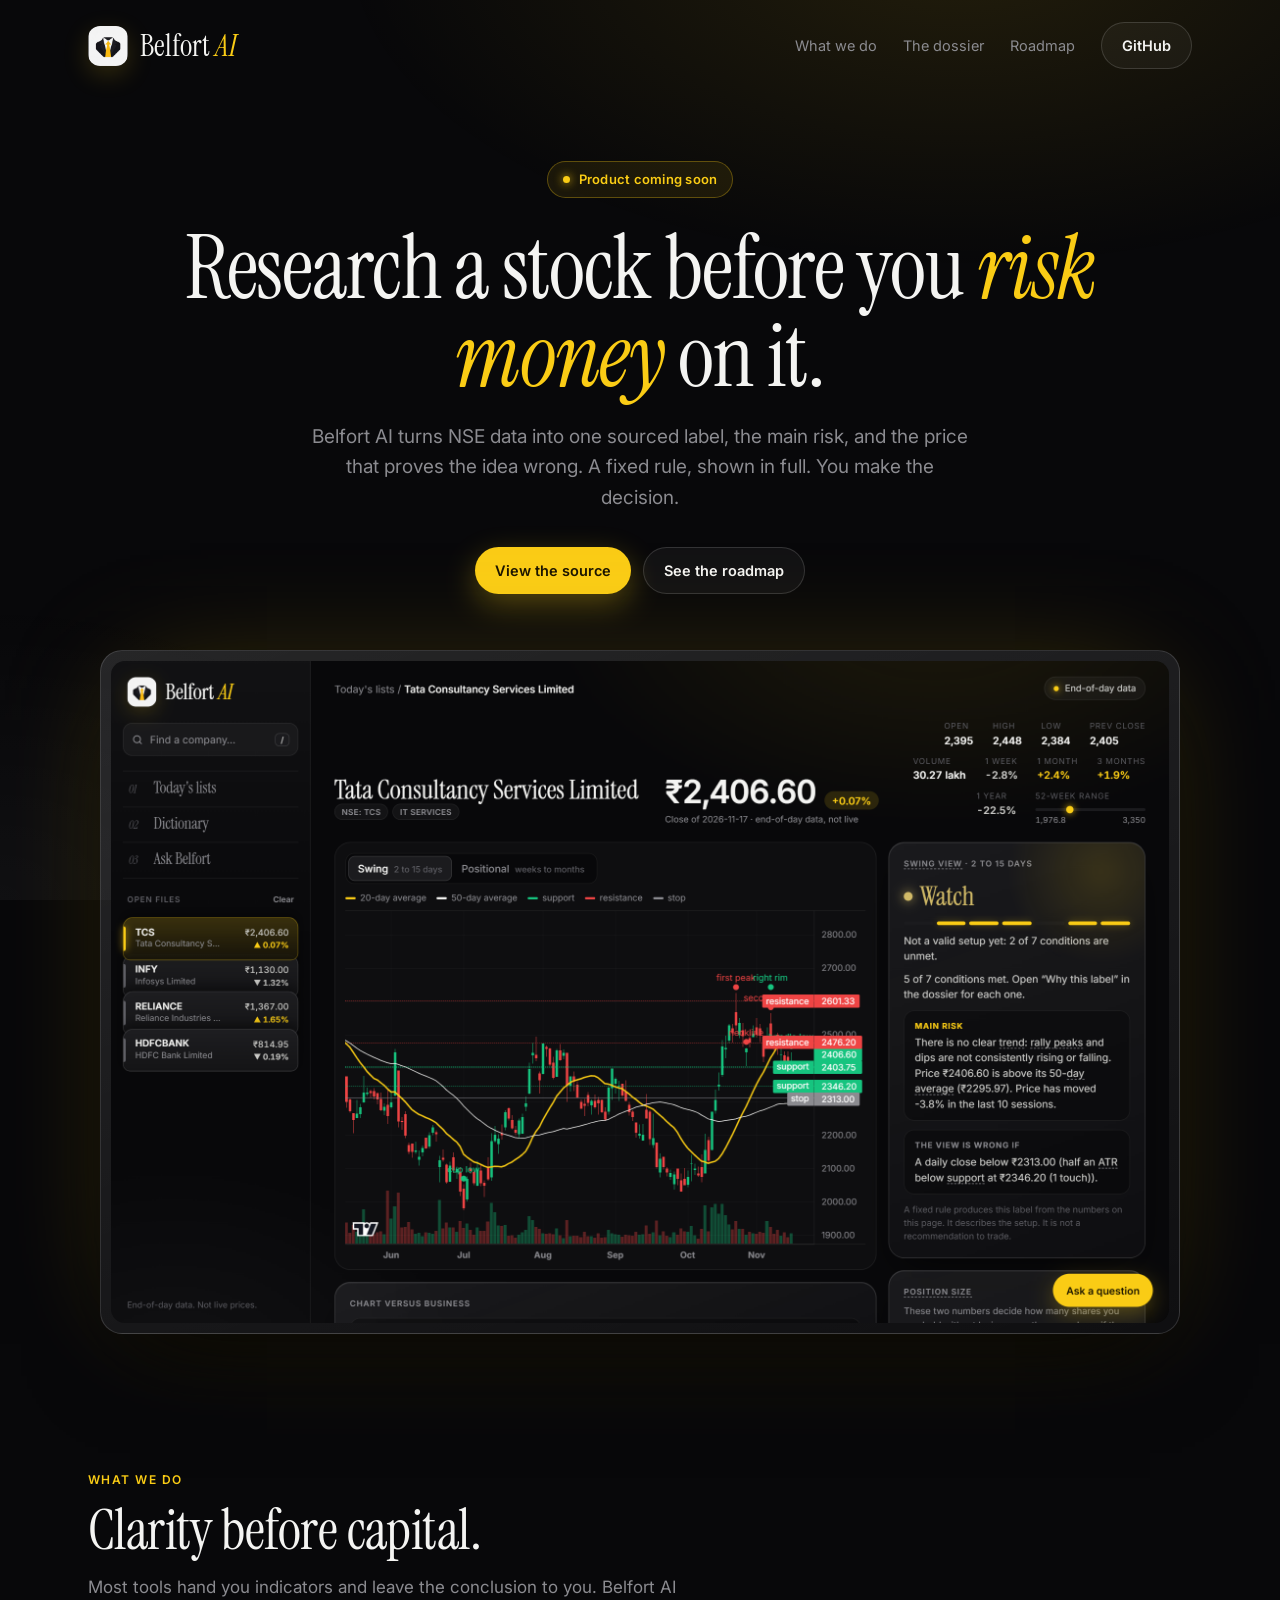
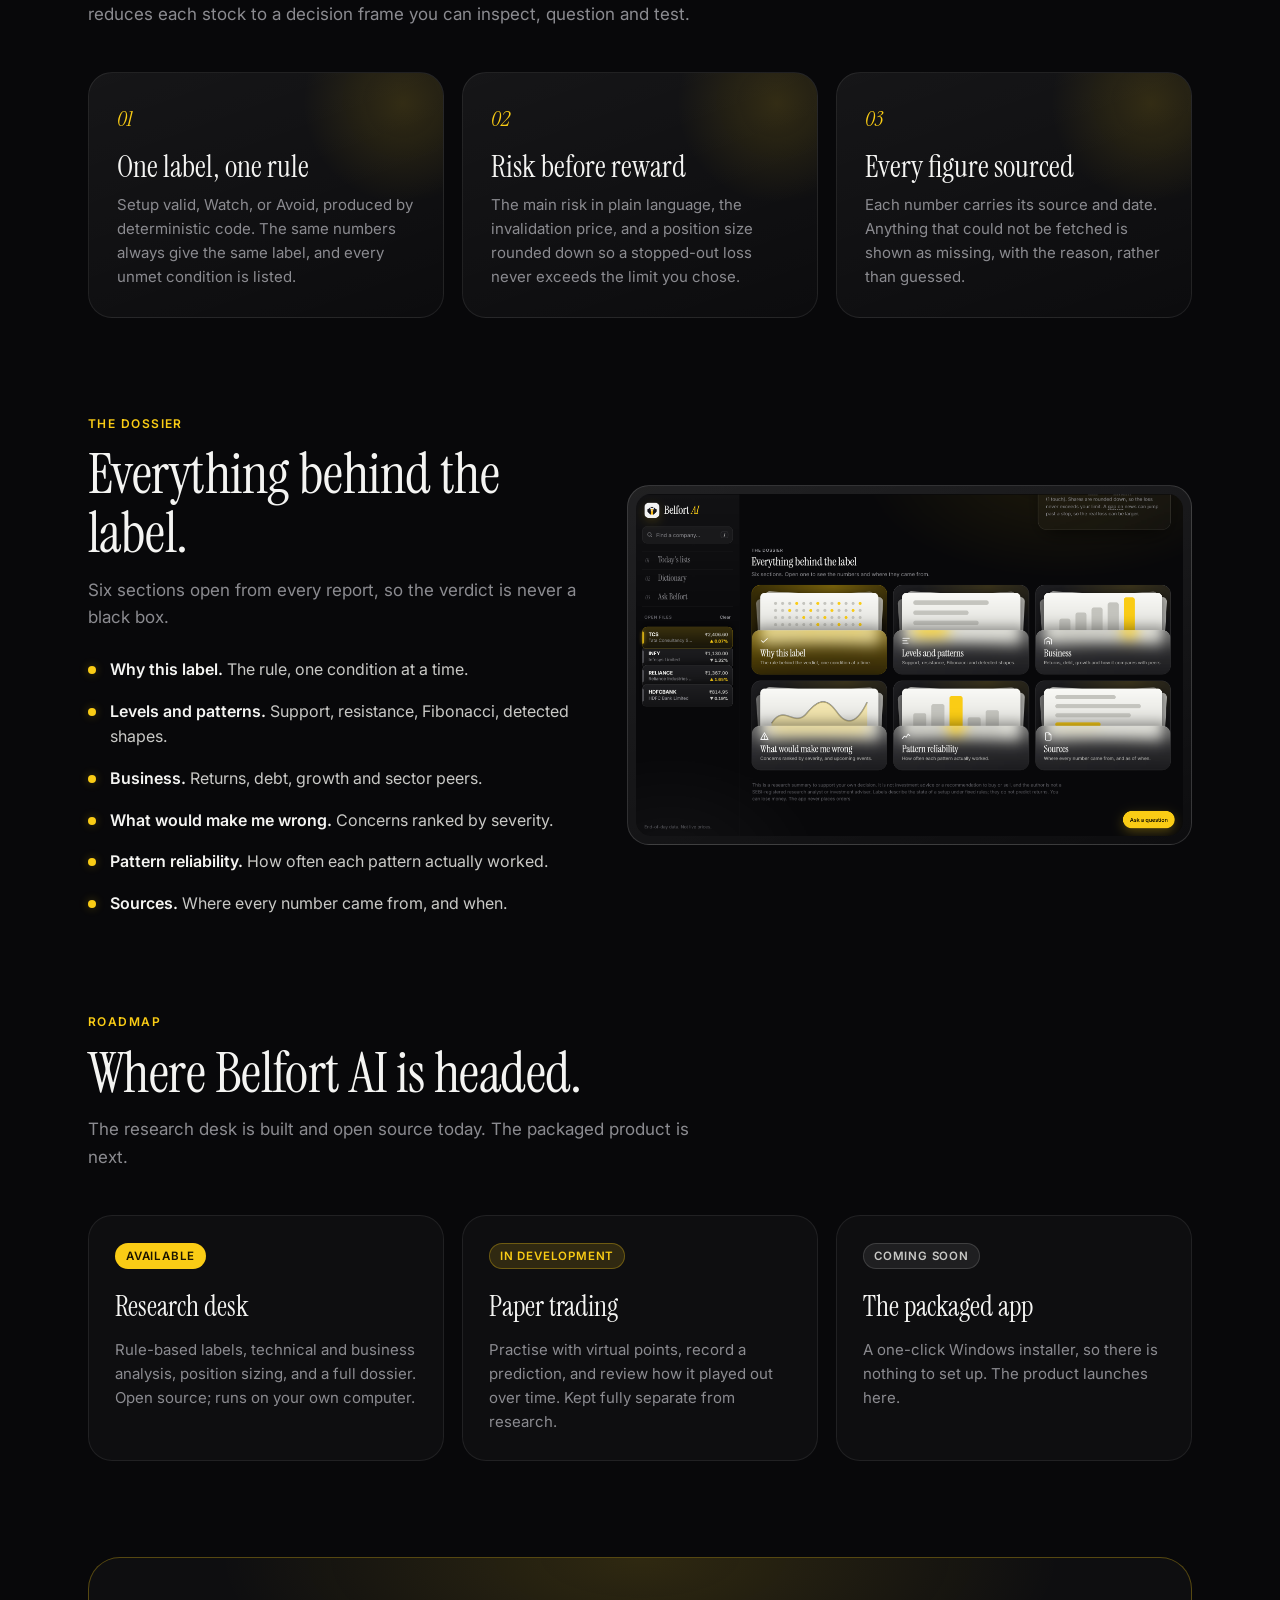
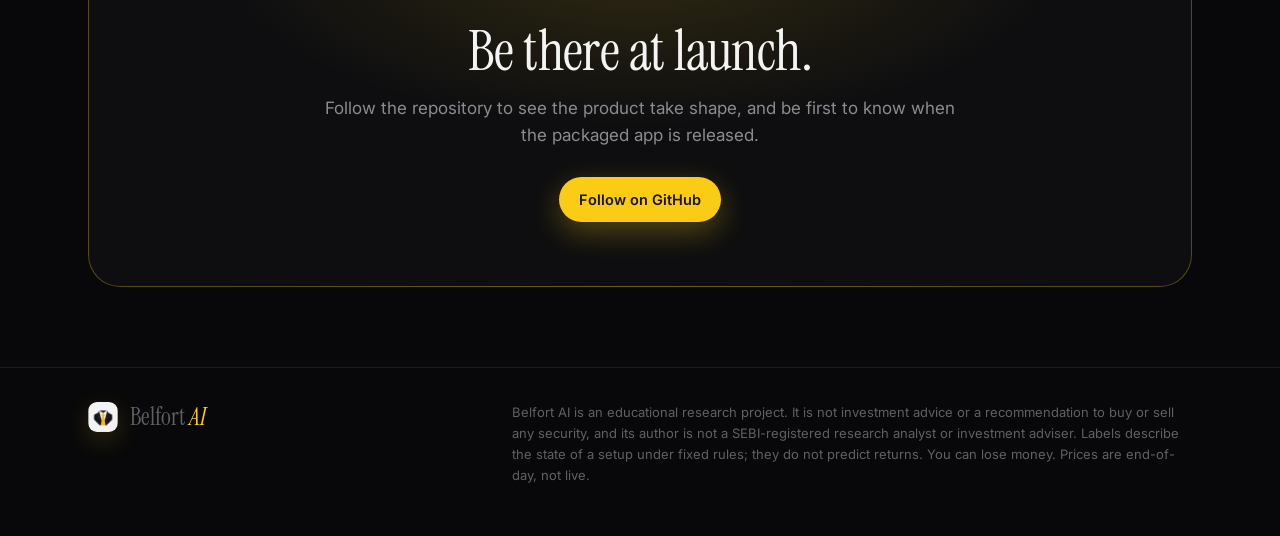
<file: docs/index.html>
<!DOCTYPE html>
<html lang="en">
<head>
<meta charset="utf-8">
<meta name="viewport" content="width=device-width, initial-scale=1">
<title>Belfort AI: a research desk for Indian stocks</title>
<meta name="description" content="Belfort AI turns NSE data into one sourced label, one main risk and one invalidation price per stock. Open source. Product coming soon.">
<meta property="og:title" content="Belfort AI">
<meta property="og:description" content="A research desk for Indian stocks. One label, one risk, one invalidation price.">
<meta property="og:image" content="https://sarthakviche.github.io/belfort-ai/assets/report.png">
<meta property="og:type" content="website">
<meta name="twitter:card" content="summary_large_image">
<link rel="icon" type="image/png" href="assets/favicon.png">
<link rel="preconnect" href="https://fonts.googleapis.com">
<link rel="preconnect" href="https://fonts.gstatic.com" crossorigin>
<link href="https://fonts.googleapis.com/css2?family=Instrument+Serif:ital@0;1&family=Inter:wght@400;500;600&display=swap" rel="stylesheet">
<style>
:root{--bg:#08080a;--s1:#0e0e10;--s2:#141416;--s3:#1b1b1e;--line:rgba(255,255,255,.08);--line2:rgba(255,255,255,.14);
  --ink:#f4f4f2;--ink2:#c9c9c6;--mute:#8b8b90;--dim:#5f5f65;--y:#facc15;--y-hi:#ffe27a;--y-a08:rgba(250,204,21,.08);--y-a14:rgba(250,204,21,.14);--y-a30:rgba(250,204,21,.3);
  --serif:"Instrument Serif","Iowan Old Style",Georgia,serif;--font:"Inter",-apple-system,"Segoe UI",Roboto,sans-serif}
*{box-sizing:border-box}html{scroll-behavior:smooth}
body{margin:0;background:var(--bg);color:var(--ink);font:16px/1.6 var(--font);-webkit-font-smoothing:antialiased}
body::before{content:"";position:fixed;inset:0;pointer-events:none;z-index:0;background:radial-gradient(1000px 520px at 75% -6%,rgba(250,204,21,.11),transparent 62%),radial-gradient(700px 500px at 0% 100%,rgba(255,255,255,.04),transparent 60%)}
a{color:inherit;text-decoration:none}
.wrap{position:relative;z-index:1;max-width:1160px;margin:0 auto;padding:0 28px}
nav{display:flex;align-items:center;justify-content:space-between;padding:22px 0}
.brand{display:flex;align-items:center;gap:12px}.brand img{width:40px;height:40px;border-radius:12px;box-shadow:0 8px 26px rgba(250,204,21,.18)}
.wm{font-family:var(--serif);font-size:30px;line-height:1}.wm i{color:var(--y);font-style:italic}
.links{display:flex;align-items:center;gap:26px;color:var(--mute);font-size:14.5px}.links a:hover{color:var(--ink)}
.btn{display:inline-flex;align-items:center;gap:9px;padding:11px 20px;border-radius:99px;font-weight:600;font-size:14.5px;transition:.2s}
.btn.primary{background:var(--y);color:#1a1400;box-shadow:0 10px 30px var(--y-a30)}.btn.primary:hover{transform:translateY(-2px);background:var(--y-hi)}
.btn.ghost{border:1px solid var(--line2);color:var(--ink);background:rgba(255,255,255,.04)}.btn.ghost:hover{border-color:var(--y-a30)}

.hero{padding:70px 0 40px;text-align:center}
.soon{display:inline-flex;align-items:center;gap:9px;padding:7px 15px;border-radius:99px;border:1px solid var(--y-a30);background:var(--y-a08);color:var(--y);font-size:13px;font-weight:600;letter-spacing:.02em}
.soon b{width:7px;height:7px;border-radius:50%;background:var(--y);box-shadow:0 0 10px var(--y)}
h1{font-family:var(--serif);font-weight:400;font-size:clamp(46px,7.4vw,88px);line-height:1;letter-spacing:-.015em;margin:26px auto 22px;max-width:980px}
h1 em{color:var(--y)}
.lead{color:var(--mute);font-size:19px;max-width:660px;margin:0 auto 34px}
.cta{display:flex;gap:12px;justify-content:center;flex-wrap:wrap}
.shot{position:relative;margin:56px auto 0;max-width:1080px;border-radius:22px;padding:10px;background:linear-gradient(160deg,rgba(255,255,255,.12),rgba(255,255,255,.03));border:1px solid var(--line2);box-shadow:0 40px 90px -30px rgba(0,0,0,.9),0 0 120px -30px rgba(250,204,21,.25)}
.shot img{display:block;width:100%;border-radius:14px}

section{padding:96px 0 0}
.eyebrow{font-size:12px;font-weight:600;text-transform:uppercase;letter-spacing:.12em;color:var(--y)}
h2{font-family:var(--serif);font-weight:400;font-size:clamp(36px,5vw,56px);line-height:1.05;margin:12px 0 14px;letter-spacing:-.01em}
.sub{color:var(--mute);max-width:640px;font-size:17px;margin:0}
.grid3{display:grid;grid-template-columns:repeat(3,1fr);gap:18px;margin-top:44px}
.card{position:relative;overflow:hidden;padding:28px;border-radius:24px;background:linear-gradient(160deg,rgba(255,255,255,.06),rgba(255,255,255,.018));border:1px solid var(--line);transition:.25s}
.card:hover{border-color:var(--y-a30);transform:translateY(-3px)}
.card::after{content:"";position:absolute;right:-60px;top:-70px;width:200px;height:200px;border-radius:50%;background:radial-gradient(closest-side,var(--y-a14),transparent)}
.num{font-family:var(--serif);font-style:italic;font-size:22px;color:var(--y)}
.card h3{font-family:var(--serif);font-weight:400;font-size:30px;line-height:1.1;margin:14px 0 10px}
.card p{margin:0;color:var(--mute);font-size:15px}

.split{display:grid;grid-template-columns:1fr 1.15fr;gap:48px;align-items:center}
.list{list-style:none;margin:26px 0 0;padding:0;display:flex;flex-direction:column;gap:16px}
.list li{display:flex;gap:14px;color:var(--ink2)}.list li::before{content:"";flex:none;width:8px;height:8px;border-radius:50%;margin-top:9px;background:var(--y);box-shadow:0 0 10px var(--y-a30)}
.list b{color:var(--ink);font-weight:600}
.frame{border-radius:22px;padding:8px;background:linear-gradient(160deg,rgba(255,255,255,.1),rgba(255,255,255,.025));border:1px solid var(--line2)}
.frame img{display:block;width:100%;border-radius:15px}

.road{margin-top:44px;display:grid;grid-template-columns:repeat(3,1fr);gap:18px}
.step{padding:26px;border-radius:24px;border:1px solid var(--line);background:var(--s1)}
.tag{display:inline-block;font-size:11.5px;font-weight:600;letter-spacing:.07em;text-transform:uppercase;padding:4px 11px;border-radius:99px}
.tag.live{background:var(--y);color:#1a1400}.tag.next{background:var(--y-a14);color:var(--y);box-shadow:inset 0 0 0 1px var(--y-a30)}.tag.soonT{background:rgba(255,255,255,.07);color:var(--ink2);box-shadow:inset 0 0 0 1px var(--line2)}
.step h3{font-family:var(--serif);font-weight:400;font-size:28px;margin:16px 0 8px}.step p{margin:0;color:var(--mute);font-size:15px}

.final{margin-top:96px;text-align:center;padding:64px 28px;border-radius:32px;border:1px solid var(--y-a30);background:radial-gradient(600px 240px at 50% 0%,var(--y-a14),transparent 70%),var(--s1)}
.final h2{margin-top:0}.final .sub{margin:0 auto 28px}
footer{position:relative;z-index:1;margin-top:80px;padding:34px 0 50px;border-top:1px solid var(--line);color:var(--dim);font-size:13px}
footer .row{display:flex;justify-content:space-between;gap:24px;flex-wrap:wrap;align-items:flex-start}
footer p{max-width:680px;margin:0}footer .brand .wm{font-size:24px}footer .brand img{width:30px;height:30px;border-radius:9px}
@media(max-width:900px){.grid3,.road{grid-template-columns:1fr}.split{grid-template-columns:1fr}.links a.hide{display:none}.hero{padding-top:44px}}
</style>
</head>
<body>
<div class="wrap">
  <nav>
    <a class="brand" href="#"><img src="assets/logo.png" alt=""><span class="wm">Belfort <i>AI</i></span></a>
    <div class="links"><a class="hide" href="#what">What we do</a><a class="hide" href="#dossier">The dossier</a><a class="hide" href="#roadmap">Roadmap</a><a class="btn ghost" href="https://github.com/sarthakviche/belfort-ai">GitHub</a></div>
  </nav>

  <header class="hero">
    <span class="soon"><b></b>Product coming soon</span>
    <h1>Research a stock before you <em>risk money</em> on it.</h1>
    <p class="lead">Belfort AI turns NSE data into one sourced label, the main risk, and the price that proves the idea wrong. A fixed rule, shown in full. You make the decision.</p>
    <div class="cta"><a class="btn primary" href="https://github.com/sarthakviche/belfort-ai">View the source</a><a class="btn ghost" href="#roadmap">See the roadmap</a></div>
    <div class="shot"><img src="assets/report.png" alt="Belfort AI stock report with chart, verdict and position size"></div>
  </header>

  <section id="what">
    <div class="eyebrow">What we do</div>
    <h2>Clarity before capital.</h2>
    <p class="sub">Most tools hand you indicators and leave the conclusion to you. Belfort AI reduces each stock to a decision frame you can inspect, question and test.</p>
    <div class="grid3">
      <div class="card"><div class="num">01</div><h3>One label, one rule</h3><p>Setup valid, Watch, or Avoid, produced by deterministic code. The same numbers always give the same label, and every unmet condition is listed.</p></div>
      <div class="card"><div class="num">02</div><h3>Risk before reward</h3><p>The main risk in plain language, the invalidation price, and a position size rounded down so a stopped-out loss never exceeds the limit you chose.</p></div>
      <div class="card"><div class="num">03</div><h3>Every figure sourced</h3><p>Each number carries its source and date. Anything that could not be fetched is shown as missing, with the reason, rather than guessed.</p></div>
    </div>
  </section>

  <section id="dossier">
    <div class="split">
      <div>
        <div class="eyebrow">The dossier</div>
        <h2>Everything behind the label.</h2>
        <p class="sub">Six sections open from every report, so the verdict is never a black box.</p>
        <ul class="list">
          <li><div><b>Why this label.</b> The rule, one condition at a time.</div></li>
          <li><div><b>Levels and patterns.</b> Support, resistance, Fibonacci, detected shapes.</div></li>
          <li><div><b>Business.</b> Returns, debt, growth and sector peers.</div></li>
          <li><div><b>What would make me wrong.</b> Concerns ranked by severity.</div></li>
          <li><div><b>Pattern reliability.</b> How often each pattern actually worked.</div></li>
          <li><div><b>Sources.</b> Where every number came from, and when.</div></li>
        </ul>
      </div>
      <div class="frame"><img src="assets/dossier.png" alt="The six dossier sections"></div>
    </div>
  </section>

  <section id="roadmap">
    <div class="eyebrow">Roadmap</div>
    <h2>Where Belfort AI is headed.</h2>
    <p class="sub">The research desk is built and open source today. The packaged product is next.</p>
    <div class="road">
      <div class="step"><span class="tag live">Available</span><h3>Research desk</h3><p>Rule-based labels, technical and business analysis, position sizing, and a full dossier. Open source; runs on your own computer.</p></div>
      <div class="step"><span class="tag next">In development</span><h3>Paper trading</h3><p>Practise with virtual points, record a prediction, and review how it played out over time. Kept fully separate from research.</p></div>
      <div class="step"><span class="tag soonT">Coming soon</span><h3>The packaged app</h3><p>A one-click Windows installer, so there is nothing to set up. The product launches here.</p></div>
    </div>
  </section>

  <div class="final">
    <h2>Be there at launch.</h2>
    <p class="sub">Follow the repository to see the product take shape, and be first to know when the packaged app is released.</p>
    <a class="btn primary" href="https://github.com/sarthakviche/belfort-ai">Follow on GitHub</a>
  </div>
</div>

<footer>
  <div class="wrap"><div class="row">
    <div class="brand"><img src="assets/logo.png" alt=""><span class="wm">Belfort <i>AI</i></span></div>
    <p>Belfort AI is an educational research project. It is not investment advice or a recommendation to buy or sell any security, and its author is not a SEBI-registered research analyst or investment adviser. Labels describe the state of a setup under fixed rules; they do not predict returns. You can lose money. Prices are end-of-day, not live.</p>
  </div></div>
</footer>
</body>
</html>
</file>
